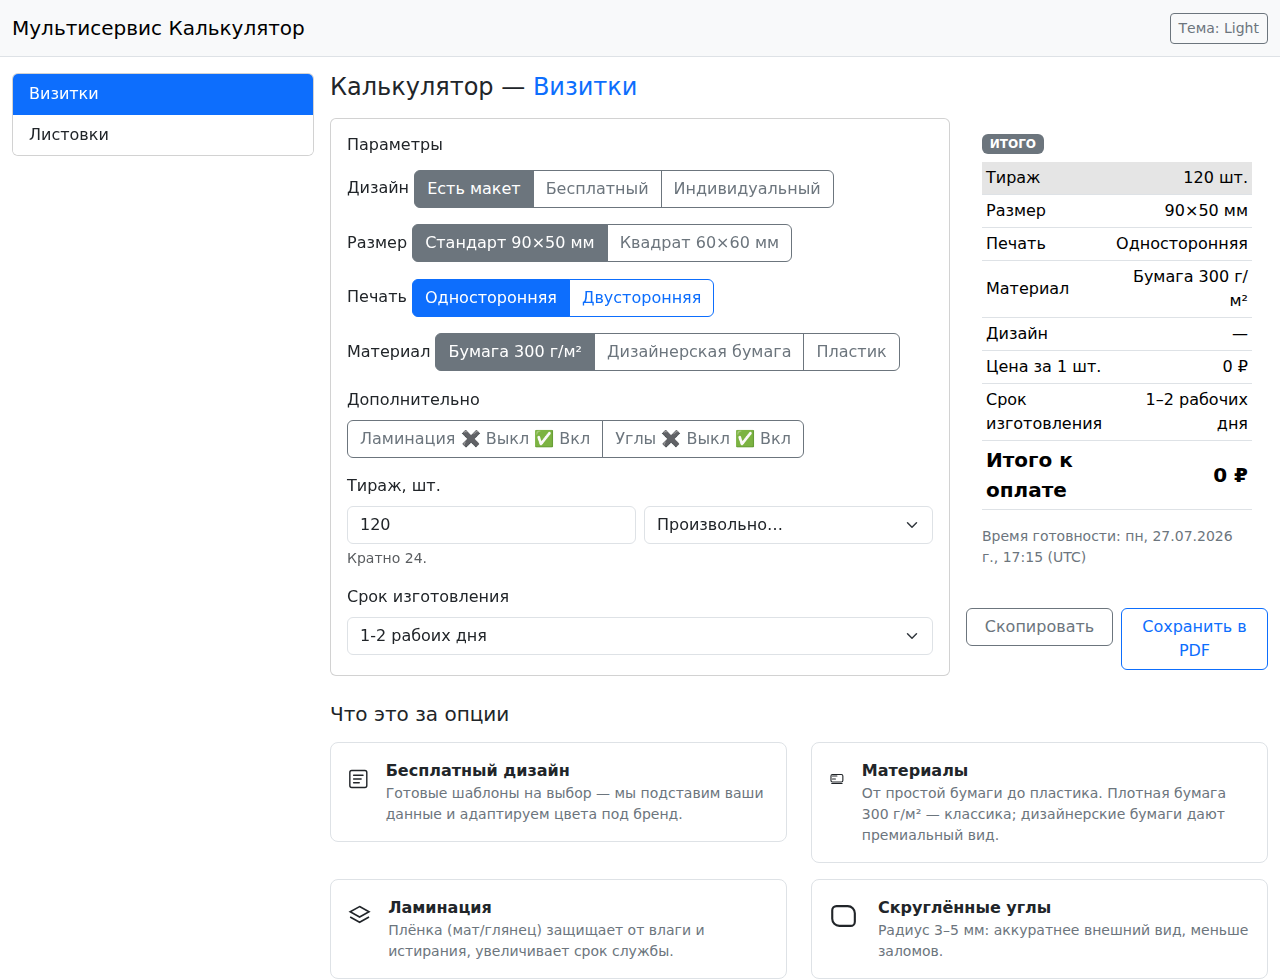
<file: business-cards.html>
<!doctype html>
<html lang="ru" data-bs-theme="light">
  <head>
    <meta charset="utf-8" />
    <meta name="viewport" content="width=device-width, initial-scale=1" />
    <title>Калькулятор — Визитки</title>
    <!-- Bootstrap 5 (CSS) -->
    <!-- Твои (опциональные) общие стили, если нужны -->
    <link rel="stylesheet" href="./app.css">
    <link href="./bootstrap/bootstrap.min.css" rel="stylesheet">
    <link href="./bootstrap/bootstrap-icons.css" rel="stylesheet">
  </head>
  <body>
    <!-- Offcanvas меню слева -->
    <div class="offcanvas offcanvas-start" id="calcOffcanvas" tabindex="-1" id="calcOffcanvas" aria-labelledby="calcOffcanvasLabel">
      <div class="offcanvas-header">
        <h5 class="offcanvas-title" id="calcOffcanvasLabel">Калькуляторы</h5>
        <button type="button" class="btn-close" data-bs-dismiss="offcanvas" aria-label="Закрыть"></button>
      </div>
      <div class="offcanvas-body">
        <nav class="list-group">
          <a id="mLinkCards" class="list-group-item list-group-item-action" href="business-cards.html">Визитки</a>
          <a id="mLinkLeaflets" class="list-group-item list-group-item-action" href="leaflets.html">Листовки</a>
        </nav>
      </div>
    </div>
    <!-- Top navbar -->
    <nav class="navbar navbar-expand-lg bg-body-tertiary border-bottom mb-3">
      <div class="container-fluid">
        <!-- Кнопка открытия offcanvas (мобилка/планшет) -->
        <button class="btn btn-outline-secondary me-2 d-lg-none" data-bs-toggle="offcanvas" data-bs-target="#calcOffcanvas" aria-controls="calcOffcanvas">
          <i class="bi bi-list"></i>
          <!-- можно заменить на <span class="fa fa-bars"></span> если используешь Font Awesome -->
        </button>
        <!-- Лого/бренд -->
        <a class="navbar-brand d-flex align-items-center gap-2" href="/">
          <!-- <img src="https://getbootstrap.com/docs/5.3/assets/brand/bootstrap-logo.svg" alt="" width="28" height="22" class="d-inline-block"> --> Мультисервис Калькулятор
        </a>
        <!-- Правая зона: аватар-меню + поиск (как в твоём примере) -->
        <div class="d-flex align-items-center ms-auto gap-2">
          <button id="themeToggle" type="button" class="btn btn-outline-secondary btn-sm"> Тема: <span id="themeLabel">Light</span>
          </button>
        </div>
      </div>
    </nav>
    <!-- Левый стационарный сайдбар (для ≥ lg) + контент -->
    <div class="container-fluid">
      <div class="row g-3">
        <aside id="sidebarCol" class="col-lg-3 d-none d-lg-block">
          <nav class="card position-sticky" style="top:1rem">
            <div class="list-group list-group-flush">
              <a id="linkCards" class="list-group-item list-group-item-action" href="business-cards.html">Визитки</a>
              <a id="linkLeaflets" class="list-group-item list-group-item-action" href="leaflets.html">Листовки</a>
            </div>
          </nav>
        </aside>
        <main class="col-lg-9">
          <!-- Хедер -->
          <header class="d-flex align-items-center justify-content-between mb-3">
            <h1 class="h4 m-0">Калькулятор — <span class="text-primary">Визитки</span>
            </h1>
          </header>
          <!-- Оверлей блокировки -->
          <div id="lockOverlay" class="position-fixed top-0 start-0 w-100 h-100 d-none align-items-center justify-content-center" style="z-index:1050; backdrop-filter:saturate(80%) blur(1px); background-color:rgba(0,0,0,.5);">
            <div class="text-center text-light">
              <div class="spinner-border mb-3" role="status" aria-hidden="true"></div>
              <div class="fs-5" id="lockMessage">Загружаем цены…</div>
              <div class="small text-warning mt-1" id="lockHint"></div>
              <div id="devPanel" class="mt-3 d-none">
                <input id="priceFile" type="file" accept="application/json" class="d-none">
                <button id="btnLoadDevPrices" type="button" class="btn btn-outline-light btn-sm"> Загрузить prices.dev.json </button>
              </div>
            </div>
          </div>
          <div class="row g-3" id="configBlock">
            <!-- Левая колонка: опции -->
            <div class="col-lg-8">
              <div class="card">
                <div class="card-body">
                  <h2 class="h6 mb-3">Параметры</h2>
                  <!-- Дизайн -->
                  <div class="mb-3">
                    <label class="form-label">Дизайн</label>
                    <div class="btn-group flex-wrap" role="group" aria-label="Дизайн">
                      <input type="radio" class="btn-check" name="design" id="design_none" value="none" autocomplete="off">
                      <label class="btn btn-outline-secondary btn-radio" for="design_none">Есть макет</label>
                      <input type="radio" class="btn-check" name="design" id="design_template" value="template" autocomplete="off" checked>
                      <label class="btn btn-outline-secondary btn-radio" for="design_template" data-bs-toggle="tooltip" data-bs-placement="top" title="Бесплатно: выберем готовый шаблон и подставим ваши данные.">Бесплатный</label>
                      <input type="radio" class="btn-check" name="design" id="design_premium" value="premium" autocomplete="off">
                      <label class="btn btn-outline-secondary btn-radio" for="design_premium">Индивидуальный</label>
                    </div>
                  </div>
                  <!-- Размер -->
                  <div class="mb-3">
                    <label class="form-label">Размер</label>
                    <div class="btn-group flex-wrap" role="group" aria-label="Размер">
                      <input type="radio" class="btn-check" name="size" id="size_90x50" value="90x50" autocomplete="off" checked>
                      <label class="btn btn-outline-secondary btn-radio" for="size_90x50">Стандарт 90×50 мм</label>
                      <input type="radio" class="btn-check" name="size" id="size_60x60" value="60x60" autocomplete="off">
                      <label class="btn btn-outline-secondary btn-radio" for="size_60x60">Квадрат 60×60 мм</label>
                    </div>
                  </div>
                  <!-- Печать -->
                  <div class="mb-3">
                    <label class="form-label">Печать</label>
                    <div class="btn-group flex-wrap" role="group" aria-label="Печать">
                      <input type="radio" class="btn-check" name="print" id="print_single" value="single" autocomplete="off">
                      <label class="btn btn-outline-primary btn-radio" for="print_single">Односторонняя</label>
                      <input type="radio" class="btn-check" name="print" id="print_double" value="double" autocomplete="off" checked>
                      <label class="btn btn-outline-primary btn-radio" for="print_double">Двусторонняя</label>
                    </div>
                  </div>
                  <!-- Материал -->
                  <div class="mb-3">
                    <label class="form-label">Материал</label>
                    <div class="btn-group flex-wrap" role="group" aria-label="Материал">
                      <input type="radio" class="btn-check" name="material" id="mat_paper300" value="paper300" autocomplete="off" checked>
                      <label class="btn btn-outline-secondary btn-radio" for="mat_paper300">Бумага 300 г/м²</label>
                      <input type="radio" class="btn-check" name="material" id="mat_designer" value="designer" autocomplete="off" data-bs-toggle="tooltip" data-bs-placement="top" title="Дизайнерская: фактуры/покрытия (SoftTouch и т.п.), премиальный вид.">
                      <label class="btn btn-outline-secondary btn-radio" for="mat_designer">Дизайнерская бумага</label>
                      <input type="radio" class="btn-check" name="material" id="mat_plastic" value="plastic" autocomplete="off">
                      <label class="btn btn-outline-secondary btn-radio" for="mat_plastic">Пластик</label>
                    </div>
                  </div>
                  <!-- Дополнительно -->
                  <div class="mb-3">
                    <label class="form-label">Дополнительно</label>
                    <div class="btn-group flex-wrap" role="group" aria-label="Финишные опции">
                      <!-- Ламинация -->
                      <input type="checkbox" class="btn-check" id="lamination" autocomplete="off">
                      <label class="btn btn-outline-secondary btn-toggle" for="lamination"> Ламинация <span class="state off">✖️ Выкл</span>
                        <span class="state on">✅ Вкл</span>
                      </label>
                      <!-- Закруглённые углы -->
                      <input type="checkbox" class="btn-check" id="rounded" autocomplete="off">
                      <label class="btn btn-outline-secondary btn-toggle" for="rounded"> Углы <span class="state off">✖️ Выкл</span>
                        <span class="state on">✅ Вкл</span>
                      </label>
                    </div>
                  </div>
                  <!-- Тираж -->
                  <div class="mb-3">
                    <label class="form-label">Тираж, шт.</label>
                    <div class="row g-2">
                      <div class="col-sm-6">
                        <input id="qty" type="number" class="form-control" inputmode="numeric">
                        <div id="qtyHint" class="form-text"></div>
                      </div>

                      <div class="col-sm-6">
                        <select id="qtyPreset" class="form-select">
                          <option value="custom">Произвольно…</option>
                          <option value="120" selected>120 шт.</option>
                          <option value="240">240 шт.</option>
                          <option value="480">480 шт.</option>
                          <option value="960">960 шт.</option>
                          <option value="1920">1920 шт.</option>
                        </select>
                      </div>
                    </div>
                  </div>
                  <!-- Срок изготовления -->
                  <div class="mb-1">
                    <label class="form-label" for="urgency">Срок изготовления</label>
                    <select id="urgency" class="form-select">
                      <option value="oneday">1-2 рабоих дня</option>
                      <option value="express">3–5 часов (+50% к цене)</option>
                    </select>
                  </div>
                </div>
              </div>
            </div>
            <!-- Правая колонка: ИТОГО -->
            <div class="col-lg-4">
              <div id="totalBlock" class="card receipt border-0" data-updated="">
                <div class="card-body">
                  <div class="d-flex align-items-center justify-content-between mb-2">
                    <span class="badge text-bg-secondary">ИТОГО</span>
                  </div>
                  <div class="table-responsive">
                    <table class="table table-sm align-middle mb-2 receipt-table">
                      <tbody>
                        <tr class="table-active">
                          <td>Тираж</td>
                          <td class="text-end" id="lineQty">—</td>
                        </tr>
                        <tr>
                          <td>Размер</td>
                          <td class="text-end" id="lineSize">—</td>
                        </tr>
                        <tr>
                          <td>Печать</td>
                          <td class="text-end" id="linePrint">—</td>
                        </tr>
                        <tr>
                          <td>Материал</td>
                          <td class="text-end" id="lineMaterial">—</td>
                        </tr>
                        <tr id="rowLamination">
                          <td>Ламинация</td>
                          <td class="text-end" id="lineLamination">—</td>
                        </tr>
                        <tr id="rowRounded">
                          <td>Углы</td>
                          <td class="text-end" id="lineRounded">—</td>
                        </tr>
                        <tr id="rowDiscount">
                          <td>Скидка за тираж</td>
                          <td class="text-end" id="lineDiscount">—</td>
                        </tr>
                        <tr>
                          <td>Дизайн</td>
                          <td class="text-end" id="lineDesign">—</td>
                        </tr>
                        <tr id="rowPerItem">
                          <td>Цена за 1 шт.</td>
                          <td class="text-end" id="linePerItem">—</td>
                        </tr>
                        <tr>
                          <td>Срок изготовления</td>
                          <td class="text-end" id="lineUrgency">—</td>
                        </tr>
                        <tr class="receipt-total">
                          <th class="fs-5">Итого к оплате</th>
                          <th class="text-end fs-5" id="total">—</th>
                        </tr>
                      </tbody>
                    </table>
                  </div>
                  <div id="eta" class="small text-secondary mt-2"></div>
                  <!-- Кромка чека ВНУТРИ card-body -->
                  <div class="tearoff mt-2" aria-hidden="true"></div>
                </div>
              </div>
              <!-- Кнопки — снизу, отдельно от чека -->
              <div class="mt-3">
                <div class="row g-2 mb-2">
                  <!-- <div class="col-12 col-md-6">
                    <button id="btnShare" class="btn btn-outline-secondary w-100">Поделиться</button>
                  </div> -->
                  <div class="col-12 col-md-6">
                    <button id="btnCopy" class="btn btn-outline-secondary w-100">Скопировать</button>
                  </div>
                  <div class="col-12 col-md-6">
                  <button id="btnDownload" class="btn btn-outline-primary w-100">Сохранить в PDF</button>
                </div>
                </div>
              </div>
              <!-- dev-подсмотр прайса -->
              <div id="devPricesDetails" class="card mt-3 d-none">
                <div class="card-header py-2">Используемые цены</div>
                <pre id="priceJson" class="m-0 p-2 small"></pre>
              </div>
            </div>
          </div>
          <!-- Подсказки по опциям -->
          <section class="mt-4">
            <h2 class="h5 mb-3">Что это за опции</h2>
            <div class="row gy-3">
              <!-- Бесплатный дизайн -->
              <div class="col-md-6">
                <div class="d-flex gap-3 align-items-start p-3 border rounded-3">
                  <svg width="40" height="40" viewBox="0 0 24 24" class="text-body" fill="none" aria-hidden="true">
                    <rect x="3" y="3" width="18" height="18" rx="2" stroke="currentColor" stroke-width="1.5" />
                    <path d="M7 8h10M7 12h8M7 16h6" stroke="currentColor" stroke-width="1.5" stroke-linecap="round" />
                  </svg>
                  <div>
                    <div class="fw-semibold">Бесплатный дизайн</div>
                    <div class="small text-secondary"> Готовые шаблоны на выбор — мы подставим ваши данные и адаптируем цвета под бренд. </div>
                  </div>
                </div>
              </div>
              <!-- Материалы -->
              <div class="col-md-6">
                <div class="d-flex gap-3 align-items-start p-3 border rounded-3">
                  <svg width="40" height="40" viewBox="0 0 24 24" class="text-body" fill="none" aria-hidden="true">
                    <rect x="4" y="6" width="16" height="10" rx="2" stroke="currentColor" stroke-width="1.5" />
                    <path d="M6 8h6m-6 4h4" stroke="currentColor" stroke-width="1.5" stroke-linecap="round" />
                    <path d="M5 18h14" stroke="currentColor" stroke-width="1.5" stroke-linecap="round" />
                  </svg>
                  <div>
                    <div class="fw-semibold">Материалы</div>
                    <div class="small text-secondary"> От простой бумаги до пластика. Плотная бумага 300&nbsp;г/м² — классика; дизайнерские бумаги дают премиальный вид. </div>
                  </div>
                </div>
              </div>
              <!-- Ламинация -->
              <div class="col-md-6">
                <div class="d-flex gap-3 align-items-start p-3 border rounded-3">
                  <svg width="40" height="40" viewBox="0 0 24 24" class="text-body" fill="none" aria-hidden="true">
                    <path d="M12 3l9 5-9 5L3 8l9-5Z" stroke="currentColor" stroke-width="1.5" fill="none" />
                    <path d="M21 13l-9 5-9-5" stroke="currentColor" stroke-width="1.5" fill="none" />
                  </svg>
                  <div>
                    <div class="fw-semibold">Ламинация</div>
                    <div class="small text-secondary"> Плёнка (мат/глянец) защищает от влаги и истирания, увеличивает срок службы. </div>
                  </div>
                </div>
              </div>
              <!-- Скруглённые углы -->
              <div class="col-md-6">
                <div class="d-flex gap-3 align-items-start p-3 border rounded-3">
                  <svg width="40" height="40" viewBox="0 0 24 24" class="text-body" fill="none" aria-hidden="true">
                    <path d="M6 5h8a5 5 0 0 1 5 5v6a3 3 0 0 1-3 3H8a5 5 0 0 1-5-5V8a3 3 0 0 1 3-3Z" stroke="currentColor" stroke-width="1.5" fill="none" />
                  </svg>
                  <div>
                    <div class="fw-semibold">Скруглённые углы</div>
                    <div class="small text-secondary"> Радиус 3–5&nbsp;мм: аккуратнее внешний вид, меньше заломов. </div>
                  </div>
                </div>
              </div>
            </div>
          </section>
        </main>
        <script>
          function toggleSidebar() {
            const sidebar = document.querySelector('.sidebar');
            sidebar.classList.toggle('collapsed');
          }
        </script>
      </div>
      <!-- Bootstrap 5 (JS bundle) — ДОЛЖЕН идти до твоих скриптов -->
      <script src="./bootstrap/bootstrap.bundle.min.js" crossorigin="anonymous"></script>
      <!-- jQuery (если используешь в своём коде; не обязателен для Bootstrap 5) -->
      <script src="./jquery/jquery-3.7.1.min.js"></script>
      <!-- Твоя логика для Листовок -->
      <script src="./common.js"></script>
      <script src="./business-cards.js"></script>
      <script>
        // Установит сохранённую тему или light по умолчанию и повесит обработчик на кнопку
        Common.initTheme({
          defaultTheme: 'light',
          buttonId: 'themeToggle',
          labelId: 'themeLabel'
        });
      </script>
  </body>
</html>
</file>
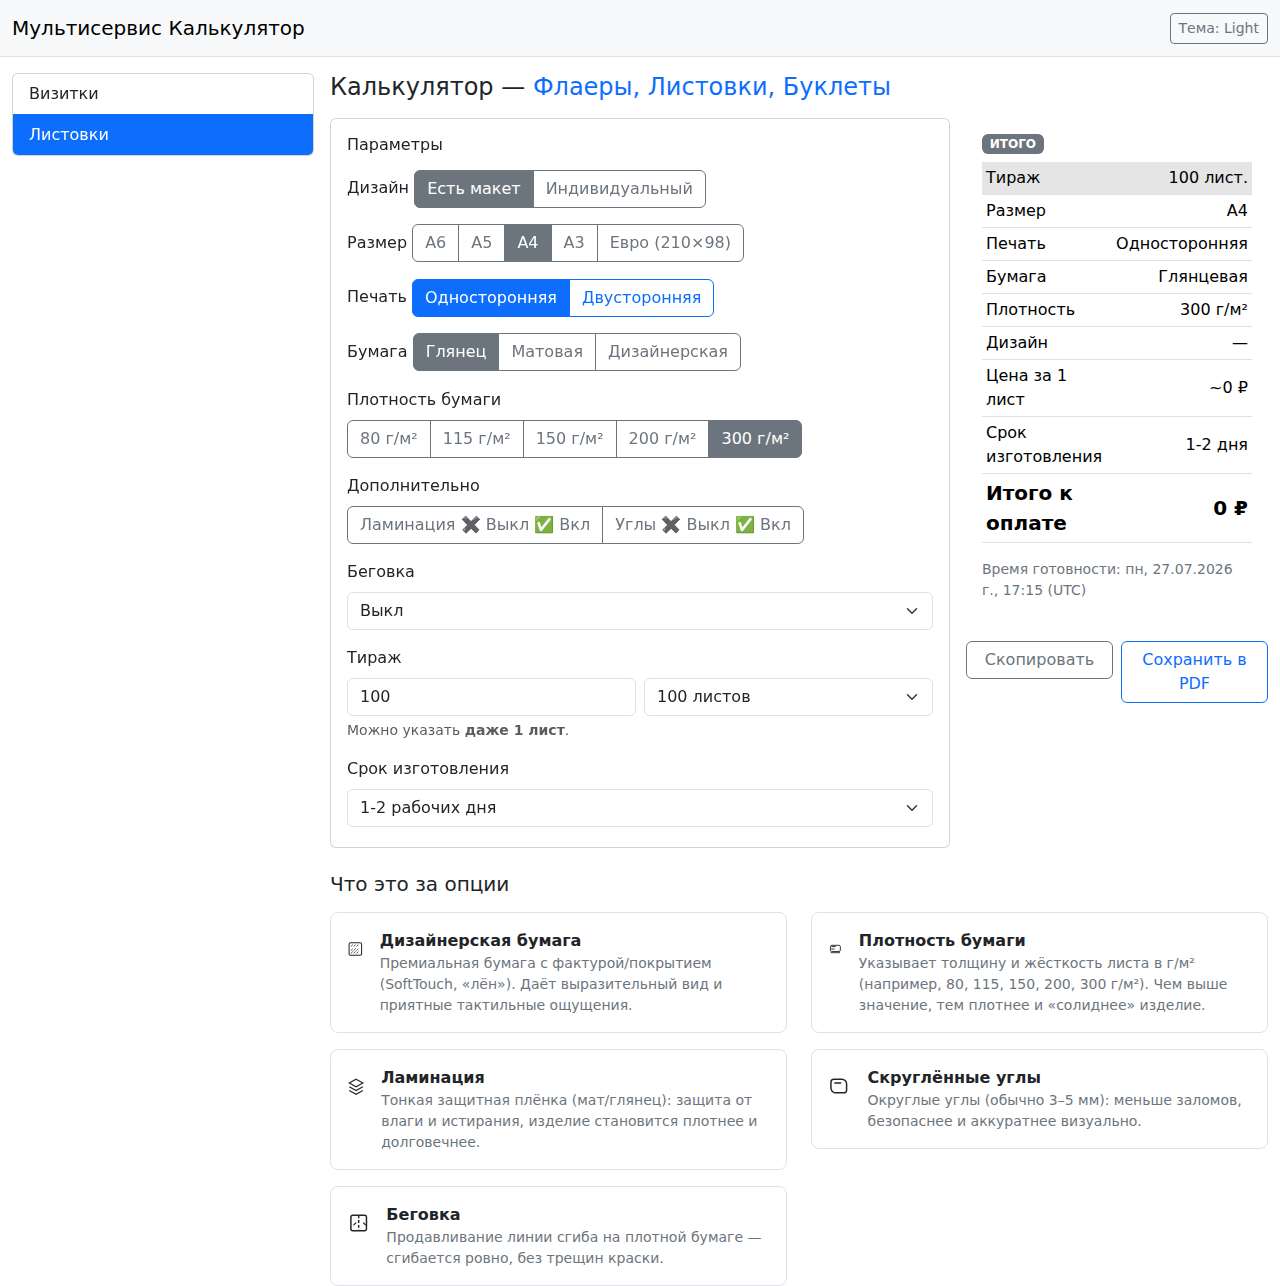
<file: leaflets.html>
<!doctype html>
<html lang="ru" data-bs-theme="light">
  <head>
    <meta charset="utf-8" />
    <meta name="viewport" content="width=device-width, initial-scale=1" />
    <title>Калькулятор — Флаеры, Листовки, Буклеты</title>
    <!-- Bootstrap 5 (CSS) -->
    <!-- Твои (опциональные) общие стили, если нужны -->
    <link rel="stylesheet" href="./app.css">
    <link href="./bootstrap/bootstrap.min.css" rel="stylesheet">
    <link href="./bootstrap/bootstrap-icons.css" rel="stylesheet">
  </head>
  <body>
    <!-- Offcanvas меню слева -->
    <div class="offcanvas offcanvas-start" id="calcOffcanvas" tabindex="-1" id="calcOffcanvas" aria-labelledby="calcOffcanvasLabel">
      <div class="offcanvas-header">
        <h5 class="offcanvas-title" id="calcOffcanvasLabel">Калькуляторы</h5>
        <button type="button" class="btn-close" data-bs-dismiss="offcanvas" aria-label="Закрыть"></button>
      </div>
      <div class="offcanvas-body">
        <nav class="list-group">
          <a id="mLinkCards" class="list-group-item list-group-item-action" href="business-cards.html">Визитки</a>
          <a id="mLinkLeaflets" class="list-group-item list-group-item-action" href="leaflets.html">Листовки</a>
        </nav>
      </div>
    </div>
    <!-- Top navbar -->
    <nav class="navbar navbar-expand-lg bg-body-tertiary border-bottom mb-3">
      <div class="container-fluid">
        <!-- Кнопка открытия offcanvas (мобилка/планшет) -->
        <button class="btn btn-outline-secondary me-2 d-lg-none" data-bs-toggle="offcanvas" data-bs-target="#calcOffcanvas" aria-controls="calcOffcanvas">
          <i class="bi bi-list"></i>
          <!-- можно заменить на <span class="fa fa-bars"></span> если используешь Font Awesome -->
        </button>
        <!-- Лого/бренд -->
        <a class="navbar-brand d-flex align-items-center gap-2" href="/">
          <!-- <img src="https://getbootstrap.com/docs/5.3/assets/brand/bootstrap-logo.svg" alt="" width="28" height="22" class="d-inline-block"> --> Мультисервис Калькулятор
        </a>
        <!-- Правая зона: аватар-меню + поиск (как в твоём примере) -->
        <div class="d-flex align-items-center ms-auto gap-2">
          <button id="themeToggle" type="button" class="btn btn-outline-secondary btn-sm"> Тема: <span id="themeLabel">Light</span>
          </button>
        </div>
      </div>
    </nav>
    <!-- Левый стационарный сайдбар (для ≥ lg) + контент -->
    <div class="container-fluid">
      <div class="row g-3">
        <aside id="sidebarCol" class="col-lg-3 d-none d-lg-block">
          <nav class="card position-sticky" style="top:1rem">
            <div class="list-group list-group-flush">
              <a id="linkCards" class="list-group-item list-group-item-action" href="business-cards.html">Визитки</a>
              <a id="linkLeaflets" class="list-group-item list-group-item-action" href="leaflets.html">Листовки</a>
            </div>
          </nav>
        </aside>
        <main class="col-lg-9">
          <div>
            <!-- Хедер -->
            <header class="d-flex align-items-center justify-content-between mb-3">
              <h1 class="h4 m-0">Калькулятор — <span class="text-primary">Флаеры, Листовки, Буклеты</span>
              </h1>
            </header>
            <!-- Оверлей блокировки -->
            <div id="lockOverlay" class="position-fixed top-0 start-0 w-100 h-100 d-none align-items-center justify-content-center" style="z-index:1050; backdrop-filter:saturate(80%) blur(1px); background-color:rgba(0,0,0,.5);">
              <div class="text-center text-light">
                <div class="spinner-border mb-3" role="status" aria-hidden="true"></div>
                <div class="fs-5" id="lockMessage">Загружаем цены…</div>
                <div class="small text-warning mt-1" id="lockHint"></div>
                <div id="devPanel" class="mt-3 d-none">
                  <input id="priceFile" type="file" accept="application/json" class="d-none">
                  <button id="btnLoadDevPrices" type="button" class="btn btn-outline-light btn-sm"> Загрузить prices.dev.json </button>
                </div>
              </div>
            </div>
            <div class="row g-3" id="configBlock">
              <!-- Левая колонка: опции -->
              <div class="col-lg-8">
                <div class="card">
                  <div class="card-body">
                    <h2 class="h6 mb-3">Параметры</h2>
                    <!-- Дизайн -->
                    <div class="mb-3">
                      <label class="form-label">Дизайн</label>
                      <div class="btn-group flex-wrap" role="group" aria-label="Дизайн">
                        <input type="radio" class="btn-check" name="design" id="design_none" value="none" autocomplete="off" checked>
                        <label class="btn btn-outline-secondary btn-radio" for="design_none">Есть макет</label>
                        <input type="radio" class="btn-check" name="design" id="design_premium" value="premium" autocomplete="off">
                        <label class="btn btn-outline-secondary btn-radio" for="design_premium">Индивидуальный</label>
                      </div>
                    </div>
                    <!-- Размер -->
                    <div class="mb-3">
                      <label class="form-label">Размер</label>
                      <div class="btn-group flex-wrap" role="group" aria-label="Размер">
                        <input type="radio" class="btn-check" name="size" id="size_A6" value="A6" autocomplete="off">
                        <label class="btn btn-outline-secondary btn-radio" for="size_A6">A6</label>
                        <input type="radio" class="btn-check" name="size" id="size_A5" value="A5" autocomplete="off">
                        <label class="btn btn-outline-secondary btn-radio" for="size_A5">A5</label>
                        <input type="radio" class="btn-check" name="size" id="size_A4" value="A4" autocomplete="off" checked>
                        <label class="btn btn-outline-secondary btn-radio" for="size_A4">A4</label>
                        <input type="radio" class="btn-check" name="size" id="size_A3" value="A3" autocomplete="off">
                        <label class="btn btn-outline-secondary btn-radio" for="size_A3">A3</label>
                        <input type="radio" class="btn-check" name="size" id="size_EURO" value="EURO" autocomplete="off">
                        <label class="btn btn-outline-secondary btn-radio" for="size_EURO">Евро (210×98)</label>
                      </div>
                    </div>
                    <!-- Печать -->
                    <div class="mb-3">
                      <label class="form-label">Печать</label>
                      <div class="btn-group flex-wrap" role="group" aria-label="Печать">
                        <input type="radio" class="btn-check" name="print" id="print_single" value="single" autocomplete="off" checked>
                        <label class="btn btn-outline-primary btn-radio" for="print_single">Односторонняя</label>
                        <input type="radio" class="btn-check" name="print" id="print_double" value="double" autocomplete="off">
                        <label class="btn btn-outline-primary btn-radio" for="print_double">Двусторонняя</label>
                      </div>
                    </div>
                    <!-- Пример: Бумага (аналогично добавь btn-radio на все label) -->
                    <!-- ... -->
                    <!-- Бумага -->
                    <div class="mb-3">
                      <label class="form-label">Бумага</label>
                      <div class="btn-group flex-wrap" role="group" aria-label="Бумага">
                        <input type="radio" class="btn-check" name="stock" id="stock_gloss" value="gloss" autocomplete="off" checked>
                        <label class="btn btn-outline-secondary btn-radio" for="stock_gloss">Глянец</label>
                        <input type="radio" class="btn-check" name="stock" id="stock_matte" value="matte" autocomplete="off">
                        <label class="btn btn-outline-secondary btn-radio" for="stock_matte">Матовая</label>
                        <input type="radio" class="btn-check" name="stock" id="stock_designer" value="designer" autocomplete="off" data-bs-toggle="tooltip" data-bs-placement="top" title="Дизайнерская: фактуры/покрытия (SoftTouch и т.п.), премиальный вид.">
                        <label class="btn btn-outline-secondary btn-radio" for="stock_designer">Дизайнерская</label>
                      </div>
                    </div>
                    <!-- Плотность (кнопки-плитки) -->
                    <div class="mb-3">
                      <label class="form-label">Плотность бумаги</label>
                      <div class="btn-group flex-wrap" role="group" aria-label="Плотность бумаги">
                        <input type="radio" class="btn-check" name="gsm" id="gsm_80" value="80" autocomplete="off">
                        <label class="btn btn-outline-secondary btn-radio" for="gsm_80">80 г/м²</label>
                        <input type="radio" class="btn-check" name="gsm" id="gsm_115" value="115" autocomplete="off">
                        <label class="btn btn-outline-secondary btn-radio" for="gsm_115">115 г/м²</label>
                        <input type="radio" class="btn-check" name="gsm" id="gsm_150" value="150" autocomplete="off">
                        <label class="btn btn-outline-secondary btn-radio" for="gsm_150">150 г/м²</label>
                        <input type="radio" class="btn-check" name="gsm" id="gsm_200" value="200" autocomplete="off">
                        <label class="btn btn-outline-secondary btn-radio" for="gsm_200">200 г/м²</label>
                        <input type="radio" class="btn-check" name="gsm" id="gsm_300" value="300" autocomplete="off" checked>
                        <label class="btn btn-outline-secondary btn-radio" for="gsm_300">300 г/м²</label>
                      </div>
                    </div>
                    <div class="mb-3">
                      <label class="form-label">Дополнительно</label>
                      <div class="btn-group flex-wrap" role="group" aria-label="Финишные опции">
                        <!-- Ламинация -->
                        <input type="checkbox" class="btn-check" id="lamination" autocomplete="off">
                        <label class="btn btn-outline-secondary btn-toggle" for="lamination"> Ламинация <span class="state off">✖️ Выкл</span>
                          <span class="state on">✅ Вкл</span>
                        </label>
                        <!-- Закруглённые углы -->
                        <input type="checkbox" class="btn-check" id="rounded" autocomplete="off">
                        <label class="btn btn-outline-secondary btn-toggle" for="rounded"> Углы <span class="state off">✖️ Выкл</span>
                          <span class="state on">✅ Вкл</span>
                        </label>
                      </div>
                    </div>
                    <!-- Беговка -->
                    <div class="mb-3">
                      <label class="form-label" for="creasing">Беговка</label>
                      <select id="creasing" class="form-select">
                        <option value="0">Выкл</option>
                        <option value="1">1 беговка</option>
                        <option value="2">2 беговки</option>
                        <option value="3">3 беговки</option>
                      </select>
                    </div>
                    <!-- Тираж -->
                    <div class="mb-3">
                      <label class="form-label">Тираж</label>
                      <div class="row g-2">
                        <div class="col-sm-6">
                          <input id="qty" type="number" class="form-control" min="0" value="100">
                        </div>
                        <div class="col-sm-6">
                          <select id="qtyPreset" class="form-select">
                            <option value="custom">Произвольно…</option>
                            <option value="1">1 лист</option>
                            <option value="10">10 листов</option>
                            <option value="50">50 листов</option>
                            <option value="100" selected>100 листов</option>
                            <option value="200">200 листов</option>
                            <option value="500">500 листов</option>
                            <option value="1000">1000 листов</option>
                          </select>
                        </div>
                      </div>
                      <div class="form-text">Можно указать <strong>даже 1 лист</strong>. </div>
                    </div>
                    <!-- Срок -->
                    <div class="mb-1">
                      <label class="form-label" for="urgency">Срок изготовления</label>
                      <select id="urgency" class="form-select">
                        <option value="oneday">1-2 рабочих дня</option>
                        <option value="express">3–5 часов (+50% к цене)</option>
                      </select>
                    </div>
                  </div>
                </div>
              </div>
              <!-- Правая колонка: ИТОГО -->
              <div class="col-lg-4">
                <!-- ИТОГО как чек -->
                <div id="totalBlock" class="card receipt border-0" data-updated="">
                  <div class="card-body">
                    <div class="d-flex align-items-center justify-content-between mb-2">
                      <span class="badge text-bg-secondary">ИТОГО</span>
                      <!-- (опционально: место под номер заказа / дату) -->
                    </div>
                    <div class="table-responsive">
                      <table class="table table-sm align-middle mb-2 receipt-table">
                        <tbody>
                          <tr class="table-active">
                            <td>Тираж</td>
                            <td class="text-end" id="lineQty">—</td>
                          </tr>
                          <tr>
                            <td>Размер</td>
                            <td class="text-end" id="lineSize">—</td>
                          </tr>
                          <tr>
                            <td>Печать</td>
                            <td class="text-end" id="linePrint">—</td>
                          </tr>
                          <tr>
                            <td>Бумага</td>
                            <td class="text-end" id="lineStock">—</td>
                          </tr>
                          <tr>
                            <td>Плотность</td>
                            <td class="text-end" id="lineGsm">—</td>
                          </tr>
                          <tr id="rowLamination">
                            <td>Ламинация</td>
                            <td class="text-end" id="lineLamination">—</td>
                          </tr>
                          <tr id="rowCreasing">
                            <td>Беговка</td>
                            <td class="text-end" id="lineCreasing">—</td>
                          </tr>
                          <tr id="rowRounded">
                            <td>Углы</td>
                            <td class="text-end" id="lineRounded">—</td>
                          </tr>
                          <tr id="rowDiscount">
                            <td>Скидка за тираж</td>
                            <td class="text-end" id="lineDiscount">—</td>
                          </tr>
                          <tr>
                            <td>Дизайн</td>
                            <td class="text-end" id="lineDesign">—</td>
                          </tr>
                          <tr id="rowPerItem">
                            <td>Цена за 1 лист</td>
                            <td class="text-end" id="linePerItem">—</td>
                          </tr>
                          <tr>
                            <td>Срок изготовления</td>
                            <td class="text-end" id="lineUrgency">—</td>
                          </tr>
                          <tr class="receipt-total">
                            <th class="fs-5">Итого к оплате</th>
                            <th class="text-end fs-5" id="total">—</th>
                          </tr>
                        </tbody>
                      </table>
                    </div>
                    <div id="eta" class="small text-secondary mt-2"></div>
                    <!-- кромка чека ВНУТРИ card-body -->
                    <div class="tearoff mt-2" aria-hidden="true"></div>
                  </div>
                </div>
                <!-- Кнопки — снизу, отдельно от чека -->
                <div class="mt-3">
                  <div class="row g-2 mb-2">
                    <!-- <div class="col-12 col-md-6">
                      <button id="btnShare" class="btn btn-outline-secondary w-100">Поделиться</button>
                    </div> -->
                    <div class="col-12 col-md-6">
                      <button id="btnCopy" class="btn btn-outline-secondary w-100">Скопировать</button>
                    </div>
                    <div class="col-12 col-md-6">
                    <button id="btnDownload" class="btn btn-outline-primary w-100">Сохранить в PDF</button>
                  </div>
                  </div>
                </div>
                <!-- dev-подсмотр прайса -->
                <div id="devPricesDetails" class="card mt-3 d-none">
                  <div class="card-header py-2">Используемые цены</div>
                  <pre id="priceJson" class="m-0 p-2 small"></pre>
                </div>
              </div>
            </div>
            <section class="mt-4">
              <h2 class="h5 mb-3">Что это за опции</h2>
              <div class="row gy-3">
                <!-- Дизайнерская бумага -->
                <div class="col-md-6">
                  <div class="d-flex gap-3 align-items-start p-3 border rounded-3">
                    <!-- icon: текстура/узор -->
                    <svg width="40" height="40" viewBox="0 0 24 24" class="text-body" fill="none" aria-hidden="true">
                      <rect x="3" y="3" width="18" height="18" rx="2" stroke="currentColor" stroke-width="1.5" />
                      <path d="M6 8l2-2m2 2l2-2m2 2l2-2M6 14l2-2m2 2l2-2m2 2l2-2M6 18l2-2m2 2l2-2m2 2l2-2" stroke="currentColor" stroke-width="1.2" stroke-linecap="round" />
                    </svg>
                    <div>
                      <div class="fw-semibold">Дизайнерская бумага</div>
                      <div class="small text-secondary"> Премиальная бумага с фактурой/покрытием (SoftTouch, «лён»). Даёт выразительный вид и приятные тактильные ощущения. </div>
                    </div>
                  </div>
                </div>
                <div class="col-md-6">
                  <div class="d-flex gap-3 align-items-start p-3 border rounded-3">
                    <!-- icon: стопка листов с маркировкой -->
                    <svg width="40" height="40" viewBox="0 0 24 24" class="text-body" fill="none" aria-hidden="true">
                      <rect x="4" y="6" width="16" height="10" rx="2" stroke="currentColor" stroke-width="1.5" />
                      <path d="M6 8h6m-6 4h4" stroke="currentColor" stroke-width="1.5" stroke-linecap="round" />
                      <path d="M5 18h14" stroke="currentColor" stroke-width="1.5" stroke-linecap="round" />
                    </svg>
                    <div>
                      <div class="fw-semibold">Плотность бумаги</div>
                      <div class="small text-secondary"> Указывает толщину и жёсткость листа в г/м² (например, 80, 115, 150, 200, 300 г/м²). Чем выше значение, тем плотнее и «солиднее» изделие. </div>
                    </div>
                  </div>
                </div>
                <!-- Ламинация -->
                <div class="col-md-6">
                  <div class="d-flex gap-3 align-items-start p-3 border rounded-3">
                    <!-- icon: слои/плёнка -->
                    <svg width="40" height="40" viewBox="0 0 24 24" class="text-body" fill="none" aria-hidden="true">
                      <path d="M12 3l9 5-9 5L3 8l9-5Z" stroke="currentColor" stroke-width="1.5" fill="none" />
                      <path d="M21 13l-9 5-9-5" stroke="currentColor" stroke-width="1.5" fill="none" />
                      <path d="M21 18l-9 5-9-5" stroke="currentColor" stroke-width="1.5" fill="none" />
                    </svg>
                    <div>
                      <div class="fw-semibold">Ламинация</div>
                      <div class="small text-secondary"> Тонкая защитная плёнка (мат/глянец): защита от влаги и истирания, изделие становится плотнее и долговечнее. </div>
                    </div>
                  </div>
                </div>
                <!-- Скруглённые углы -->
                <div class="col-md-6">
                  <div class="d-flex gap-3 align-items-start p-3 border rounded-3">
                    <!-- icon: карточка с радиусом -->
                    <svg width="40" height="40" viewBox="0 0 24 24" class="text-body" fill="none" aria-hidden="true">
                      <path d="M6 5h8a5 5 0 0 1 5 5v6a3 3 0 0 1-3 3H8a5 5 0 0 1-5-5V8a3 3 0 0 1 3-3Z" stroke="currentColor" stroke-width="1.5" fill="none" />
                      <path d="M7 9h6" stroke="currentColor" stroke-width="1.5" stroke-linecap="round" />
                    </svg>
                    <div>
                      <div class="fw-semibold">Скруглённые углы</div>
                      <div class="small text-secondary"> Округлые углы (обычно 3–5&nbsp;мм): меньше заломов, безопаснее и аккуратнее визуально. </div>
                    </div>
                  </div>
                </div>
                <!-- Беговка -->
                <div class="col-md-6">
                  <div class="d-flex gap-3 align-items-start p-3 border rounded-3">
                    <!-- icon: линия сгиба -->
                    <svg width="40" height="40" viewBox="0 0 24 24" class="text-body" fill="none" aria-hidden="true">
                      <rect x="4" y="4" width="16" height="16" rx="2" stroke="currentColor" stroke-width="1.5" fill="none" />
                      <path d="M12 4v16" stroke="currentColor" stroke-width="1.5" stroke-dasharray="3 2" />
                      <path d="M9 12l-2 2m10-2l2 2" stroke="currentColor" stroke-width="1.2" stroke-linecap="round" />
                    </svg>
                    <div>
                      <div class="fw-semibold">Беговка</div>
                      <div class="small text-secondary"> Продавливание линии сгиба на плотной бумаге — сгибается ровно, без трещин краски. </div>
                    </div>
                  </div>
                </div>
              </div>
            </section>
          </div>
        </main>
        <script>
          function toggleSidebar() {
            const sidebar = document.querySelector('.sidebar');
            sidebar.classList.toggle('collapsed');
          }
        </script>
      </div>
      <!-- Bootstrap 5 (JS bundle) — ДОЛЖЕН идти до твоих скриптов -->
      <script src="./bootstrap/bootstrap.bundle.min.js" crossorigin="anonymous"></script>
      <!-- jQuery (если используешь в своём коде; не обязателен для Bootstrap 5) -->
      <script src="./jquery/jquery-3.7.1.min.js"></script>
      <!-- Твоя логика для Листовок -->
      <script src="./common.js"></script>
      <script src="./leaflets.js"></script>
      <script>
        // Установит сохранённую тему или light по умолчанию и повесит обработчик на кнопку
        Common.initTheme({
          defaultTheme: 'light',
          buttonId: 'themeToggle',
          labelId: 'themeLabel'
        });
      </script>

  </body>
</html>
</file>
<file: app.css>
/* ==========================================================================
   app.css — нейтральные стили поверх Bootstrap 5
   (не ломаем темы: используем только переменные --bs-*)
   ========================================================================== */

/* Мягкая анимация при смене темы */
:root, [data-bs-theme] {
  --app-transition-duration: .2s;
}
html.theme-transition * {
  transition: color var(--app-transition-duration) ease,
              background-color var(--app-transition-duration) ease,
              border-color var(--app-transition-duration) ease !important;
}

/* ---------- Карточки и таблицы: уважаем тему Bootstrap ---------- */
.card {
  border-color: var(--bs-border-color);
  background-color: var(--bs-body-bg);
  color: var(--bs-body-color);
  box-shadow: none; /* на вкус, оставим плоские карточки */
}
.card .card-header {
  background-color: var(--bs-tertiary-bg);
  color: var(--bs-body-color);
  border-bottom-color: var(--bs-border-color);
}
.table {
  color: var(--bs-body-color);
  border-color: var(--bs-border-color);
}
.table td, .table th {
  border-color: var(--bs-border-color);
}

/* ---------- Кнопки/формы (оставляем как есть у Bootstrap) ---------- */
/* Ничего не переопределяем: формы/label у Bootstrap уже контрастные
   под обе темы через --bs-body-color и --bs-form-control-color. */

/* ---------- Dev-панель / оверлей блокировки ---------- */
#lockOverlay {
  /* показывать/скрывать через utility-классы Bootstrap (d-none / d-flex) */
  background-color: color-mix(in srgb, var(--bs-body-bg) 60%, transparent);
  backdrop-filter: saturate(80%) blur(1.5px);
}
#lockOverlay .spinner-border {
  border-color: var(--bs-emphasis-color) var(--bs-emphasis-color) var(--bs-emphasis-color) transparent;
}

/* ---------- Мелкие утилиты ---------- */
.small-muted { color: var(--bs-secondary-color); }
.badge-soft {
  background-color: var(--bs-tertiary-bg);
  color: var(--bs-body-color);
  border: 1px solid var(--bs-border-color);
}

/* ==========================================================================
   Печать: выводим только блок ИТОГО (totalBlock)
   - белый фон, чёрный текст
   - скрываем конфигуратор (configBlock) и всё лишнее
   ========================================================================== */
/* Печатаем только #totalBlock, сверху страницы, без пустот */
@media print {
  @page { margin: 12mm; } /* при желании подстрой поля */

  html, body {
    background: #fff !important;
    color: #000 !important;
    -webkit-print-color-adjust: exact;
    print-color-adjust: exact;
  }

  /* В print-режиме (включается JS) скрываем всё, кроме totalBlock */
  body.print-mode > *:not(#totalBlock) {
    display: none !important;
  }

  /* Сам блок печатаем как есть, без фиксов — он один на странице */
  #totalBlock {
    display: block !important;
    background: #fff !important;
    color: #000 !important;
    box-shadow: none !important;
    border: 0 !important;
    margin: 0 !important;
    max-width: 100% !important;
  }

  /* Чёткие границы таблицы (если нужно) */
  #totalBlock .table,
  #totalBlock .table * {
    color: #000 !important;
    background: transparent !important;
    border-color: #000 !important;
  }
}

/* ==========================================================================
   Адаптивные мелочи
   ========================================================================== */
@media (max-width: 575.98px) {
  .table { font-size: .95rem; }
}
</file>
